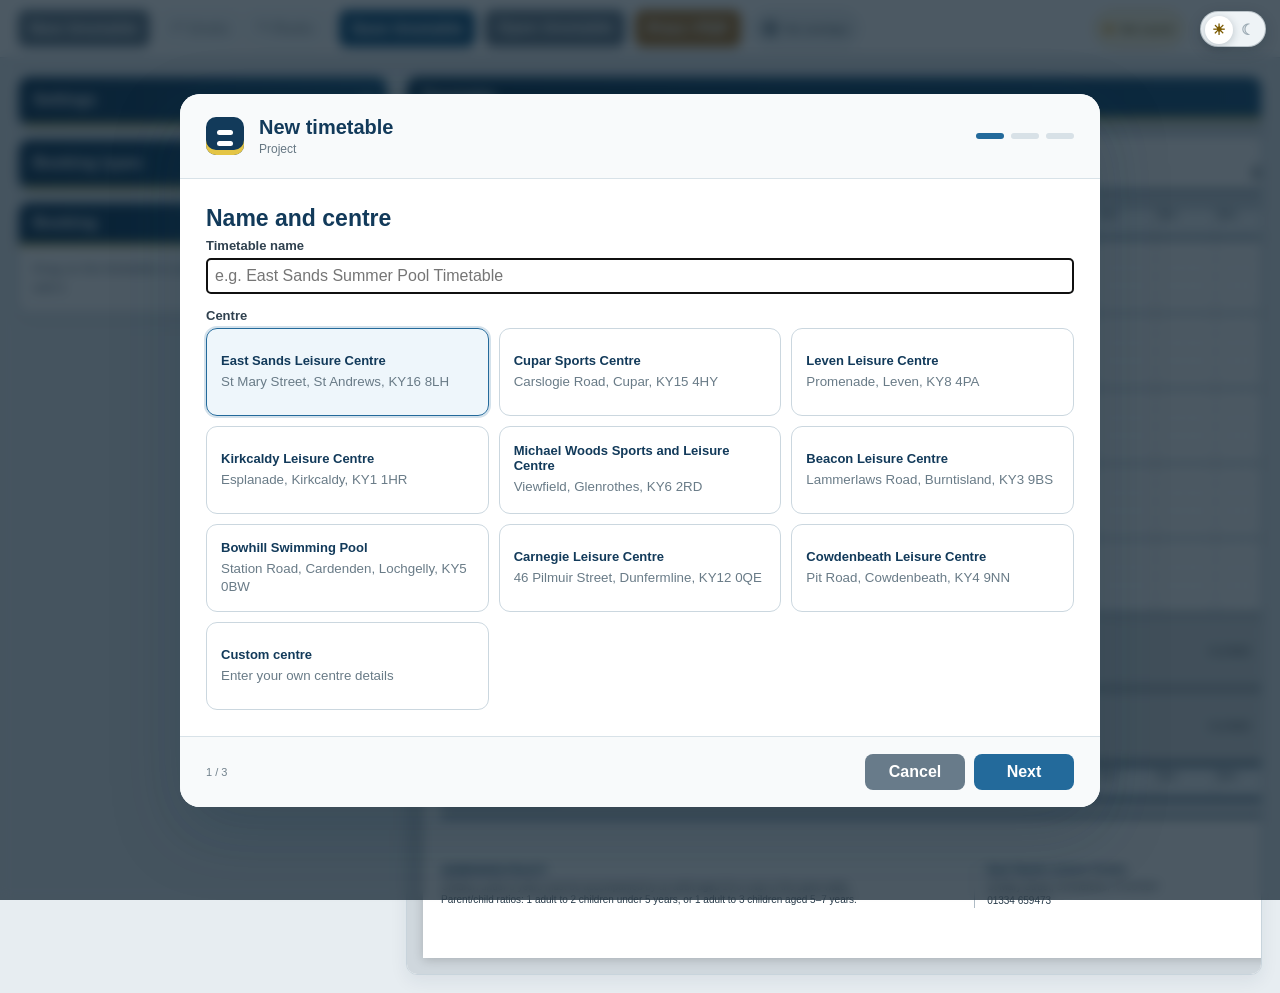
<file: index.html>
<!DOCTYPE html>
<html lang="en" data-app-version="2.2">
<head>
<meta charset="UTF-8" />
<meta name="viewport" content="width=device-width, initial-scale=1.0" />
<title>Timetable Creator</title>
<script>
try {
  const savedTheme = localStorage.getItem('timetableCreatorTheme');
  if (savedTheme === 'dark') document.documentElement.dataset.theme = 'dark';
} catch (_) {}
</script>
<link rel="stylesheet" href="css/app.css" />
<link rel="stylesheet" href="css/ui.css" />
<link rel="stylesheet" href="css/footer-editor.css" />
</head>
<body>
<button id="themeToggle" class="theme-toggle" type="button" role="switch" aria-checked="false" aria-label="Use dark mode" title="Use dark mode">
  <span class="theme-toggle-icon sun" aria-hidden="true">☀</span>
  <span class="theme-toggle-icon moon" aria-hidden="true">☾</span>
  <span class="theme-toggle-thumb" aria-hidden="true"></span>
</button>

<div class="toolbar">
  <button id="newBtn" class="secondary" type="button">New timetable</button>
  <div class="history-controls" aria-label="Edit history">
    <button id="undoBtn" class="tool-button" type="button" title="Undo (Ctrl+Z)" disabled><span aria-hidden="true">↶</span> Undo</button>
    <button id="redoBtn" class="tool-button" type="button" title="Redo (Ctrl+Y)" disabled><span aria-hidden="true">↷</span> Redo</button>
  </div>
  <button id="downloadBtn" class="save-button" type="button">Save timetable</button>
  <label class="file-label secondary">Open timetable<input id="uploadInput" type="file" accept="application/json,.json"></label>
  <button id="printBtn" class="warning" type="button">Print / PDF</button>
  <span class="overlap-state" id="overlapState" hidden></span>
  <span class="file-state dirty" id="fileState">
    <span class="file-state-dot" aria-hidden="true"></span><span id="fileStateText">Not saved</span>
  </span>
  <span class="status" id="status">Ready</span>
</div>

<div class="import-notice" id="importNotice"></div>

<main class="main">
  <aside class="editor-panel editor-stack">
    <details class="collapsible" id="settingsPanel">
      <summary>Settings</summary>
      <div class="collapsible-body">
        <div class="field"><label for="projectNameInput">Timetable name</label><input id="projectNameInput" placeholder="e.g. Summer Pool Programme"></div>
        <div class="field"><label for="centreInput">Centre</label><select id="centreInput"></select></div>
        <div class="field"><label for="titleInput">Timetable title</label><input id="titleInput" value="Main Pool Timetable"></div>
        <div class="field"><label for="subtitleInput">Subtitle</label><input id="subtitleInput" value="East Sands Leisure Centre"></div>

        <h3 class="settings-subheading">Footer</h3>
        <div class="field"><label for="venueNameInput">Venue name</label><input id="venueNameInput" value="East Sands Leisure Centre"></div>
        <div class="field"><label for="venueAddressInput">Venue address and telephone</label><input id="venueAddressInput" value="St Mary Street, St Andrews, KY16 8LH · 01334 659473"></div>
        <div class="field footer-field"><label for="admissionsPolicyInput">Admission policy</label><textarea id="admissionsPolicyInput">Children under 8 years must be accompanied by an adult aged 16 or over in the same water. Parent/child ratios: 1 adult to 2 children under 5 years, or 1 adult to 3 children aged 5–7 years.</textarea></div>
        <div class="footer-edit-actions"><button id="editFooterMarkdownBtn" type="button" class="secondary">Edit with Markdown</button></div>

        <div class="inline-fields">
          <div class="field"><label for="laneCountInput">Number of lanes</label><input id="laneCountInput" type="number" min="1" max="12" value="4"></div>
          <div class="field"><label for="intervalInput">Grid interval</label><select id="intervalInput"><option value="15">15 minutes</option><option value="30">30 minutes</option></select></div>
        </div>

        <div class="auto-range-card">
          <div><strong>Timetable range</strong></div>
          <span class="auto-range-value" id="autoRangeValue">07:00–22:00</span>
        </div>
        <input id="viewStartInput" type="hidden" value="07:00"><input id="viewEndInput" type="hidden" value="22:00">

        <h3 class="settings-subheading">Opening hours</h3>
        <div class="hours-grid" id="openingHoursGrid">
          <div class="hours-row" data-day-hours="0"><div class="hours-day">Monday</div><div class="field"><label for="open-0">Opens</label><input id="open-0" class="day-open" data-day="0" type="time" step="900" value="08:00"></div><div class="field"><label for="close-0">Closes</label><input id="close-0" class="day-close" data-day="0" type="time" step="900" value="22:00"></div></div>
          <div class="hours-row" data-day-hours="1"><div class="hours-day">Tuesday</div><div class="field"><label for="open-1">Opens</label><input id="open-1" class="day-open" data-day="1" type="time" step="900" value="07:00"></div><div class="field"><label for="close-1">Closes</label><input id="close-1" class="day-close" data-day="1" type="time" step="900" value="21:00"></div></div>
          <div class="hours-row" data-day-hours="2"><div class="hours-day">Wednesday</div><div class="field"><label for="open-2">Opens</label><input id="open-2" class="day-open" data-day="2" type="time" step="900" value="08:00"></div><div class="field"><label for="close-2">Closes</label><input id="close-2" class="day-close" data-day="2" type="time" step="900" value="21:00"></div></div>
          <div class="hours-row" data-day-hours="3"><div class="hours-day">Thursday</div><div class="field"><label for="open-3">Opens</label><input id="open-3" class="day-open" data-day="3" type="time" step="900" value="07:00"></div><div class="field"><label for="close-3">Closes</label><input id="close-3" class="day-close" data-day="3" type="time" step="900" value="22:00"></div></div>
          <div class="hours-row" data-day-hours="4"><div class="hours-day">Friday</div><div class="field"><label for="open-4">Opens</label><input id="open-4" class="day-open" data-day="4" type="time" step="900" value="08:30"></div><div class="field"><label for="close-4">Closes</label><input id="close-4" class="day-close" data-day="4" type="time" step="900" value="20:30"></div></div>
          <div class="hours-row" data-day-hours="5"><div class="hours-day">Saturday</div><div class="field"><label for="open-5">Opens</label><input id="open-5" class="day-open" data-day="5" type="time" step="900" value="08:00"></div><div class="field"><label for="close-5">Closes</label><input id="close-5" class="day-close" data-day="5" type="time" step="900" value="14:30"></div></div>
          <div class="hours-row" data-day-hours="6"><div class="hours-day">Sunday</div><div class="field"><label for="open-6">Opens</label><input id="open-6" class="day-open" data-day="6" type="time" step="900" value="08:00"></div><div class="field"><label for="close-6">Closes</label><input id="close-6" class="day-close" data-day="6" type="time" step="900" value="14:30"></div></div>
        </div>
        <div class="settings-warning" id="rangeWarning"></div>
      </div>
    </details>

    <details class="collapsible" id="sessionTypesPanel">
      <summary>Booking types</summary>
      <div class="collapsible-body">
        <div class="field"><label for="sessionTypeNameInput">Name</label><input id="sessionTypeNameInput" placeholder="e.g. Lane Swimming"></div>
        <div class="field"><label for="sessionTypeTitleInput">Default title</label><input id="sessionTypeTitleInput" placeholder="e.g. Lane Swimming"></div>
        <div class="field"><label for="sessionTypeColourInput">Colour</label><div class="color-field"><input id="sessionTypeColourInput" type="color" value="#b6defb"></div></div>
        <div class="form-actions">
          <button id="saveSessionTypeBtn" type="button">Add booking type</button>
          <button id="cancelSessionTypeBtn" type="button" class="secondary" style="display:none">Cancel edit</button>
        </div>
        <div id="sessionTypesList" class="session-types-list"></div>
      </div>
    </details>

    <details class="collapsible" open id="bookingPanel" hidden>
      <summary>Add booking</summary>
      <div class="collapsible-body">
        <div class="field"><label for="dayInput">Day</label><select id="dayInput"><option value="0">Monday</option><option value="1">Tuesday</option><option value="2">Wednesday</option><option value="3">Thursday</option><option value="4">Friday</option><option value="5">Saturday</option><option value="6">Sunday</option></select></div>
        <div class="inline-fields"><div class="field"><label for="startInput">Start</label><input id="startInput" type="time" step="900" value="08:00"></div><div class="field"><label for="endInput">End</label><input id="endInput" type="time" step="900" value="09:00"></div></div>
        <div class="field"><label for="sessionTypeInput">Booking type</label><select id="sessionTypeInput"></select></div>
        <div class="field"><label for="activityInput">Booking title</label><input id="activityInput"></div>
        <div class="field"><label for="bookingColourInput">Colour</label><div class="color-field"><input id="bookingColourInput" type="color" value="#b6defb"></div></div>
        <div class="field"><label for="coverageModeInput">Pool area</label><select id="coverageModeInput"><option value="lanes">Selected lanes</option><option value="all">Whole pool</option><option value="half-first">Top half</option><option value="half-second">Bottom half</option></select></div>
        <div class="field" id="lanePickerField"><label>Lanes used</label><div id="lanePicker" class="lane-picker"></div></div>
        <div class="form-actions" id="lanePickerActions"><button id="selectAllBtn" type="button" class="secondary">All lanes</button><button id="clearLanesBtn" type="button" class="secondary">Clear lanes</button></div>
        <div class="form-actions"><button id="saveBookingBtn" type="button">Add booking</button><button id="cancelEditBtn" type="button" class="secondary" style="display:none">Cancel edit</button></div>
        <div id="bookingsList" class="bookings-list"></div>
      </div>
    </details>

    <section class="selection-panel" id="selectionPanel">
      <div class="panel-title">Booking <span class="selection-badge" id="selectionBadge">None selected</span></div>
      <div class="panel-body" id="selectionBody"><div class="selection-empty">Drag on the timetable to add a booking, or select one to edit it.</div></div>
    </section>
  </aside>

  <section class="panel preview-panel">
    <div class="panel-title">Timetable</div>
    <div class="quick-type-bar floating-menu" id="quickTypeBar" hidden role="menu" aria-live="polite" aria-label="Choose a booking type">
      <div class="floating-menu-heading"><strong>Booking type</strong></div>
      <div class="quick-type-actions" id="quickTypeActions"></div>
    </div>
    <div class="preview-wrap"><div class="sheet" id="sheet"></div></div>
  </section>
</main>

<div id="setupWizard" class="wizard-overlay" role="dialog" aria-modal="true" aria-labelledby="wizardTitle">
  <div class="wizard-card">
    <div class="wizard-header">
      <span class="brand-mark" aria-hidden="true"></span>
      <div class="wizard-heading"><h2 id="wizardTitle">New timetable</h2><p id="wizardSubtitle">Project</p></div>
      <div class="wizard-progress" aria-label="Setup progress"><span class="wizard-dot active"></span><span class="wizard-dot"></span><span class="wizard-dot"></span></div>
    </div>
    <div class="wizard-body">
      <section class="wizard-step active" data-wizard-step="0">
        <h3>Name and centre</h3>
        <div class="wizard-fields">
          <div class="field full"><label for="wizardProjectName">Timetable name</label><input id="wizardProjectName" placeholder="e.g. East Sands Summer Pool Timetable"></div>
          <div class="field full"><label>Centre</label><div class="centre-grid" id="wizardCentreGrid"></div></div>
          <div id="customCentreFields" class="wizard-fields full" style="display:none">
            <div class="field"><label for="wizardCustomName">Centre name</label><input id="wizardCustomName"></div>
            <div class="field"><label for="wizardCustomPhone">Telephone</label><input id="wizardCustomPhone"></div>
            <div class="field full"><label for="wizardCustomAddress">Address</label><input id="wizardCustomAddress"></div>
          </div>
        </div>
      </section>
      <section class="wizard-step" data-wizard-step="1">
        <h3>Pool</h3>
        <div class="wizard-fields">
          <div class="field full"><label for="wizardPrintedTitle">Timetable title</label><input id="wizardPrintedTitle" value="Main Pool Timetable"></div>
          <div class="field"><label for="wizardLaneCount">Number of lanes</label><input id="wizardLaneCount" type="number" min="1" max="12" value="4"></div>
          <div class="field"><label for="wizardInterval">Grid interval</label><select id="wizardInterval"><option value="15">15 minutes</option><option value="30">30 minutes</option></select></div>
        </div>
      </section>
      <section class="wizard-step" data-wizard-step="2">
        <h3>Opening hours</h3>
        <div class="wizard-hours" id="wizardHours"></div>
      </section>
    </div>
    <div class="wizard-footer">
      <span class="wizard-footer-copy" id="wizardFooterCopy">1 / 3</span>
      <div class="wizard-footer-actions">
        <button id="wizardCancelBtn" class="secondary" type="button">Cancel</button>
        <button id="wizardBackBtn" class="secondary" type="button" style="display:none">Back</button>
        <button id="wizardNextBtn" type="button">Next</button>
      </div>
    </div>
  </div>
</div>

<div id="footerMarkdownOverlay" class="footer-markdown-overlay" role="dialog" aria-modal="true" aria-labelledby="footerMarkdownTitle" aria-hidden="true">
  <div class="footer-markdown-dialog">
    <div class="footer-markdown-header">
      <h2 id="footerMarkdownTitle">Edit footer with Markdown</h2>
      <button id="closeFooterMarkdownBtn" class="footer-markdown-close" type="button" aria-label="Close">×</button>
    </div>
    <div class="footer-markdown-body">
      <div class="footer-markdown-section">
        <label for="footerContactMarkdownInput">Contact details</label>
        <div class="markdown-toolbar">
          <button type="button" data-footer-md-action="bold" data-footer-md-target="footerContactMarkdownInput" title="Bold" aria-label="Bold"><strong>B</strong></button>
          <button type="button" data-footer-md-action="italic" data-footer-md-target="footerContactMarkdownInput" title="Italic" aria-label="Italic"><em>I</em></button>
          <button type="button" data-footer-md-action="list" data-footer-md-target="footerContactMarkdownInput" title="Bulleted list" aria-label="Bulleted list">• List</button>
        </div>
        <textarea id="footerContactMarkdownInput" spellcheck="true"></textarea>
      </div>
      <div class="footer-markdown-section">
        <label for="footerPolicyMarkdownInput">Admission policy</label>
        <div class="markdown-toolbar">
          <button type="button" data-footer-md-action="bold" data-footer-md-target="footerPolicyMarkdownInput" title="Bold" aria-label="Bold"><strong>B</strong></button>
          <button type="button" data-footer-md-action="italic" data-footer-md-target="footerPolicyMarkdownInput" title="Italic" aria-label="Italic"><em>I</em></button>
          <button type="button" data-footer-md-action="list" data-footer-md-target="footerPolicyMarkdownInput" title="Bulleted list" aria-label="Bulleted list">• List</button>
        </div>
        <textarea id="footerPolicyMarkdownInput" spellcheck="true"></textarea>
      </div>
    </div>
    <div class="footer-markdown-footer">
      <button id="cancelFooterMarkdownBtn" type="button" class="secondary">Cancel</button>
      <button id="applyFooterMarkdownBtn" type="button">Apply changes</button>
    </div>
  </div>
</div>

<div id="bookingContextMenu" class="booking-context-menu floating-menu" hidden role="menu" aria-label="Booking actions"></div>

<div id="deleteConfirmOverlay" class="confirm-overlay" role="dialog" aria-modal="true" aria-labelledby="deleteConfirmTitle" aria-describedby="deleteConfirmText">
  <div class="confirm-dialog">
    <h3 id="deleteConfirmTitle">Delete booking?</h3>
    <p id="deleteConfirmText">This booking will be permanently removed from the timetable.</p>
    <div class="confirm-actions"><button id="cancelDeleteBtn" type="button" class="secondary">Cancel</button><button id="confirmDeleteBtn" type="button" class="danger">Delete booking</button></div>
  </div>
</div>

<noscript><div class="help">Timetable Creator requires JavaScript.</div></noscript>

<script src="js/core.js"></script>
<script src="js/defaults.js"></script>
<script src="js/project.js"></script>
<script src="js/editor.js"></script>
<script src="js/professional.js"></script>
<script src="js/exact-half-coverage.js"></script>
<script src="js/theme.js"></script>
<script src="js/ui.js"></script>
<script src="js/footer-editor.js"></script>
<script src="js/boot.js"></script>
</body>
</html>
</file>
<file: css/app.css>
:root {
  --navy:#163a5f;
  --blue:#2e6f9e;
  --light-blue:#dcebf5;
  --yellow:#e5c547;
  --paper:#ffffff;
  --ink:#17212b;
  --muted:#667583;
  --line:#b9c4ce;
  --panel:#f3f6f8;
  --danger:#a63b3b;
}
*{box-sizing:border-box}
body{margin:0;font-family:Arial,Helvetica,sans-serif;background:#e9eef2;color:var(--ink)}
button,input,select{font:inherit}
.toolbar{display:flex;flex-wrap:wrap;gap:10px;padding:14px 20px;background:white;border-bottom:1px solid #ccd5dc;position:sticky;top:0;z-index:10}
button,.file-label{border:0;border-radius:4px;background:var(--blue);color:white;padding:9px 13px;cursor:pointer;font-weight:700}
button.secondary,.file-label.secondary{background:#687b8a}
button.warning{background:#af7730}
button.danger{background:var(--danger)}
button:disabled{opacity:.55;cursor:not-allowed}
.file-label input{display:none}
.main{display:grid;grid-template-columns:350px minmax(0,1fr);gap:18px;padding:18px;align-items:start}
.panel{background:white;border:1px solid #cbd4db;border-radius:6px;box-shadow:0 2px 8px rgba(25,45,65,.08);overflow:hidden}
.panel-title{background:var(--navy);color:white;padding:11px 14px;font-size:16px;font-weight:700;border-bottom:4px solid var(--yellow)}
.panel-body{padding:14px}
.editor-stack{display:grid;gap:12px}
.collapsible{background:white;border:1px solid #cbd4db;border-radius:6px;box-shadow:0 2px 8px rgba(25,45,65,.08);overflow:hidden}
.collapsible summary{list-style:none;background:var(--navy);color:white;padding:12px 14px;font-size:16px;font-weight:700;border-bottom:4px solid var(--yellow);cursor:pointer;display:flex;align-items:center;justify-content:space-between;user-select:none}
.collapsible summary::-webkit-details-marker{display:none}
.collapsible summary::after{content:'+';font-size:22px;line-height:1;font-weight:400}
.collapsible[open] summary::after{content:'−'}
.collapsible[open] summary{border-bottom-color:var(--yellow)}
.collapsible-body{padding:14px}
.field{margin-bottom:12px}
.field label{display:block;font-size:13px;font-weight:700;margin-bottom:5px;color:#30414f}
.field input,.field select{width:100%;padding:8px;border:1px solid #aebbc5;border-radius:4px;background:white}
.inline-fields{display:grid;grid-template-columns:1fr 1fr;gap:10px}
.settings-subheading{margin:16px 0 9px;padding-bottom:5px;border-bottom:1px solid #ccd5dc;color:var(--navy);font-size:13px;text-transform:uppercase;letter-spacing:.35px}
.hours-grid{display:grid;gap:7px}
.hours-row{display:grid;grid-template-columns:88px 1fr 1fr;gap:8px;align-items:end;padding:7px;background:#f4f7f9;border:1px solid #d4dde3;border-radius:4px}
.hours-day{font-size:12px;font-weight:800;color:#30414f;align-self:center}
.hours-row .field{margin:0}
.hours-row .field label{font-size:10px;margin-bottom:3px;color:#667583}
.settings-warning{font-size:12px;line-height:1.4;color:#704d00;background:#fff4cf;border-left:4px solid var(--yellow);padding:8px;margin-top:9px;display:none}
.color-field{display:grid;grid-template-columns:54px 1fr;gap:9px;align-items:center}
.color-field input[type=color]{width:54px;height:40px;padding:3px;cursor:pointer}
.session-types-list{display:grid;gap:8px;margin-top:12px}
.session-type-row{display:grid;grid-template-columns:22px minmax(0,1fr) auto;gap:8px;align-items:center;border:1px solid #ccd6dd;background:#f7f9fa;border-radius:5px;padding:8px}
.session-type-swatch{width:22px;height:22px;border-radius:4px;border:1px solid rgba(0,0,0,.28)}
.session-type-copy strong{display:block;font-size:13px}
.session-type-copy small{display:block;color:var(--muted);margin-top:2px}
.session-type-actions{display:flex;gap:5px}.session-type-actions button{padding:5px 7px;font-size:11px}
.lane-picker{display:grid;grid-template-columns:repeat(3,1fr);gap:7px;margin-top:6px}
.pool-area-note{font-size:12px;color:var(--muted);margin-top:6px;line-height:1.4}
.bottom-time-header{border-top:2px solid var(--navy)}
.lane-check{display:flex;align-items:center;gap:6px;background:#eef3f6;padding:7px;border:1px solid #c9d3da;border-radius:4px;font-size:13px}
.lane-check input{width:auto}
.form-actions{display:flex;gap:8px;flex-wrap:wrap;margin-top:14px}
.help{font-size:12px;line-height:1.4;color:var(--muted);background:#f2f5f7;border-left:4px solid var(--yellow);padding:9px;margin-top:12px}
.bookings-list{max-height:310px;overflow:auto;border-top:1px solid #d5dde3;margin-top:14px;padding-top:10px}
.booking-row{border:1px solid #cdd6dc;border-left:5px solid var(--blue);border-radius:4px;padding:8px;margin-bottom:8px;background:#fbfcfd}
.booking-row strong{display:block;font-size:13px}
.booking-row small{color:#5f6d78}
.booking-row-actions{margin-top:7px;display:flex;gap:6px}
.booking-row-actions button{padding:5px 8px;font-size:12px}
.preview-panel{min-width:0}
.preview-wrap{overflow:auto;background:#cfd7dd;padding:16px}
.sheet{background:var(--paper);min-width:1050px;padding:18px 18px 14px;box-shadow:0 2px 10px rgba(0,0,0,.18)}
.sheet-heading{display:flex;justify-content:space-between;align-items:flex-end;margin-bottom:9px;border-bottom:3px solid var(--navy);padding-bottom:8px}
.sheet-heading h2{margin:0;color:var(--navy);font-size:25px;text-transform:uppercase;letter-spacing:.4px}
.sheet-heading .subtitle{font-weight:700;color:#4f5f6b;text-align:right}
.legend{display:flex;gap:8px;flex-wrap:wrap;margin:8px 0 11px}
.legend-item{display:flex;align-items:center;gap:5px;font-size:11px;font-weight:700}
.legend-swatch{width:17px;height:12px;border:1px solid rgba(0,0,0,.25)}
.timetable{position:relative;border:2px solid var(--navy);background:white}
.time-header,.day-row{display:grid;grid-template-columns:var(--day-column-width,92px) minmax(0,1fr)}
.corner,.day-label{border-right:2px solid var(--navy)}
.corner{background:var(--navy);color:white;padding:8px 6px;font-size:12px;font-weight:700}
.time-track{position:relative;height:34px;background:#edf3f7;border-bottom:2px solid var(--navy);overflow:hidden}
.time-label{position:absolute;top:0;z-index:3;height:100%;font-size:10px;padding:4px 3px 0;color:#324553;white-space:nowrap;pointer-events:none}
.time-label.start{left:0;text-align:left}
.time-label.end{left:auto;right:0;text-align:right}
.slot-line{position:absolute;top:0;bottom:0;width:0;border-left:1px dashed rgba(96,116,132,.25);pointer-events:none;z-index:0}
.slot-line.major{border-left-style:solid;border-left-color:rgba(61,84,102,.42)}
.time-track .slot-line{border-left-style:solid;border-left-color:rgba(87,108,124,.34);z-index:1}
.day-row{min-height:74px;border-bottom:1px solid var(--navy)}
.day-row:last-child{border-bottom:0}
.day-label{background:#e9f0f5;padding:8px 7px;display:flex;flex-direction:column;justify-content:center;font-weight:800;color:var(--navy);font-size:13px}
.day-label small{font-size:9px;color:#566775;margin-top:4px;font-weight:700}
.day-track{position:relative;min-height:74px;background:white;overflow:hidden}
.day-track.closed{background:#d9dde0}
.closed-message{position:absolute;inset:0;display:flex;align-items:center;justify-content:center;font-weight:800;color:#5d6870;letter-spacing:1px;text-transform:uppercase}
.booking-block{position:absolute;border:1px solid rgba(0,0,0,.35);display:flex;align-items:center;justify-content:center;text-align:center;font-weight:800;font-size:10px;line-height:1.1;padding:2px;min-width:2px;cursor:grab;user-select:none;touch-action:none;z-index:2}
.booking-block:active{cursor:grabbing}
.booking-block.selected{outline:3px solid var(--navy);outline-offset:1px;z-index:8;overflow:visible}
.booking-content{position:relative;z-index:3;pointer-events:none;overflow:hidden;width:100%}.booking-block.selected .booking-content{padding-right:26px}
.booking-grid-line{position:absolute;top:0;bottom:0;width:0;border-left:1px dashed rgba(20,49,72,.18);pointer-events:none;z-index:2}
.booking-grid-line.major{border-left-style:solid;border-left-color:rgba(20,49,72,.3)}
.drag-handle{position:absolute;z-index:10;background:var(--navy);border:2px solid white;box-shadow:0 1px 3px rgba(0,0,0,.35)}
.drag-handle.left,.drag-handle.right{top:50%;width:11px;height:28px;transform:translateY(-50%);cursor:ew-resize;border-radius:5px}
.drag-handle.left{left:-6px}.drag-handle.right{right:-6px}
.drag-handle.top,.drag-handle.bottom{left:50%;width:30px;height:9px;transform:translateX(-50%);cursor:ns-resize;border-radius:5px}
.drag-handle.top{top:-5px}.drag-handle.bottom{bottom:-5px}
.nudge-arrow{position:absolute;top:50%;transform:translateY(-50%);width:25px;height:25px;padding:0;border-radius:50%;background:white;color:var(--navy);border:2px solid var(--navy);display:flex;align-items:center;justify-content:center;font-size:16px;line-height:1;z-index:12}
.nudge-arrow.prev{left:-34px}.nudge-arrow.next{right:-34px}
.booking-delete-btn{position:absolute;top:3px;right:3px;width:24px;height:24px;padding:0;border-radius:50%;background:#fff;color:#a11f2b;border:2px solid #a11f2b;display:flex;align-items:center;justify-content:center;z-index:14;box-shadow:0 2px 6px rgba(0,0,0,.28)}
.booking-delete-btn:hover{background:#a11f2b;color:#fff}
.booking-delete-btn svg{width:13px;height:13px;pointer-events:none}
.confirm-overlay{position:fixed;inset:0;background:rgba(18,32,45,.58);display:none;align-items:center;justify-content:center;padding:18px;z-index:1000}
.confirm-overlay.open{display:flex}
.confirm-dialog{width:min(420px,100%);background:#fff;border-radius:10px;border:1px solid #c8d2d9;box-shadow:0 18px 50px rgba(0,0,0,.28);padding:20px}
.confirm-dialog h3{margin:0 0 8px;color:var(--navy);font-size:19px}
.confirm-dialog p{margin:0;color:#4e5f6b;line-height:1.45}
.confirm-actions{display:flex;justify-content:flex-end;gap:9px;margin-top:18px}
.confirm-actions button{min-width:96px}
.day-track.dragging{outline:2px solid var(--yellow);outline-offset:-2px}
.selection-panel{background:white;border:1px solid #cbd4db;border-radius:6px;box-shadow:0 2px 8px rgba(25,45,65,.08);overflow:hidden}
.selection-panel .panel-title{display:flex;justify-content:space-between;align-items:center}
.selection-badge{font-size:11px;background:var(--yellow);color:#23313b;padding:3px 7px;border-radius:10px}
.selection-empty{color:var(--muted);font-size:13px;line-height:1.45}
.adjust-grid{display:grid;grid-template-columns:1fr 1fr;gap:9px}
.adjust-row{display:grid;grid-template-columns:38px 1fr 38px;gap:6px;align-items:center}
.adjust-row button{padding:7px 4px}
.adjust-value{text-align:center;border:1px solid #b7c3cc;background:#f5f7f8;border-radius:4px;padding:7px;font-weight:700;font-size:13px}
.interaction-help{font-size:12px;color:var(--muted);line-height:1.45;margin-top:10px}
.print-footer{margin-top:12px;border-top:3px solid var(--navy);padding-top:9px;display:grid;grid-template-columns:minmax(0,1.5fr) minmax(220px,.8fr) auto;gap:14px;align-items:center;color:#263948}
.policy-block{font-size:10px;line-height:1.35}
.policy-block strong{display:block;color:var(--navy);font-size:11px;text-transform:uppercase;margin-bottom:2px}
.address-block{font-size:10px;line-height:1.4;border-left:1px solid #aebbc5;padding-left:12px}
.address-block strong{display:block;color:var(--navy);font-size:11px;margin-bottom:2px}
.fslt-logo{display:flex;align-items:center;min-width:175px;justify-content:flex-end}
.fslt-logo img{display:block;max-width:190px;width:190px;height:auto;object-fit:contain}
.footer-field textarea{width:100%;min-height:72px;padding:8px;border:1px solid #aebbc5;border-radius:4px;background:white;font:inherit;resize:vertical}
.booking-block .lanes{display:block;font-size:8px;font-weight:700;margin-top:2px;opacity:.82}
.empty-note{padding:30px;text-align:center;color:#71808c}
.status{font-size:12px;color:#536571;margin-left:auto;align-self:center}

/* Application shell */
:root{--navy:#123a5a;--blue:#236a9b;--blue-strong:#15547f;--yellow:#e4c545;--surface:#ffffff;--surface-soft:#f5f8fa;--app-bg:#e7edf1;--shadow-lg:0 24px 70px rgba(15,40,61,.22)}
body{background:var(--app-bg)}
.brand-mark{width:48px;height:48px;border-radius:14px;background:var(--navy);position:relative;box-shadow:inset 0 -5px 0 var(--yellow)}
.brand-mark::before,.brand-mark::after{content:'';position:absolute;left:11px;right:11px;height:5px;border-radius:5px;background:white}.brand-mark::before{top:13px}.brand-mark::after{top:24px}
.toolbar{top:0;padding:10px 18px;box-shadow:0 3px 12px rgba(25,45,65,.07)}
.toolbar button,.toolbar .file-label{border-radius:8px;padding:9px 12px}.toolbar .save-button{background:var(--blue-strong)}
.main{grid-template-columns:370px minmax(0,1fr);max-width:1700px;margin:0 auto;width:100%}
.panel,.collapsible,.selection-panel{border-radius:11px;border-color:#c8d4dc;box-shadow:0 6px 18px rgba(25,45,65,.07)}
.panel-title,.collapsible summary{background:linear-gradient(90deg,var(--navy),#1d567e);border-bottom-width:3px}
.auto-range-card{display:flex;justify-content:space-between;align-items:center;gap:12px;margin:14px 0;padding:11px 12px;border:1px solid #c8dae5;border-radius:8px;background:#eef6fa}.auto-range-card strong{display:block;color:var(--navy);font-size:12px}.auto-range-card span{font-size:12px;color:#567080}.auto-range-value{font-size:13px!important;font-weight:900!important;color:var(--blue)!important;white-space:nowrap}
.settings-warning{display:none!important}
.wizard-overlay{position:fixed;inset:0;z-index:1900;display:none;align-items:center;justify-content:center;padding:24px;background:rgba(8,26,39,.72);backdrop-filter:blur(6px)}
.wizard-overlay.open{display:flex}.wizard-card{width:min(920px,100%);max-height:calc(100vh - 48px);display:flex;flex-direction:column;background:white;border-radius:20px;box-shadow:var(--shadow-lg);overflow:hidden}
.wizard-header{display:flex;align-items:center;gap:15px;padding:22px 26px;border-bottom:1px solid #d8e2e8;background:#f8fafb}.wizard-header .brand-mark{width:38px;height:38px;border-radius:10px}.wizard-heading{min-width:0}.wizard-heading h2{margin:0;color:var(--navy);font-size:20px}.wizard-heading p{margin:3px 0 0;color:#667783;font-size:12px}.wizard-progress{margin-left:auto;display:flex;gap:7px}.wizard-dot{width:28px;height:6px;border-radius:8px;background:#d8e1e7}.wizard-dot.active{background:var(--blue)}.wizard-dot.complete{background:var(--yellow)}
.wizard-body{padding:26px;overflow:auto}.wizard-step{display:none}.wizard-step.active{display:block}.wizard-step h3{margin:0 0 6px;color:var(--navy);font-size:23px}
.wizard-fields{display:grid;grid-template-columns:1fr 1fr;gap:14px}.wizard-fields .field{margin:0}.wizard-fields .full{grid-column:1/-1}
.centre-grid{display:grid;grid-template-columns:repeat(3,minmax(0,1fr));gap:10px}.centre-option{border:1px solid #cbd7df;background:white;color:var(--ink);border-radius:11px;padding:14px;text-align:left;min-height:88px}.centre-option:hover{border-color:#77a8c7}.centre-option.selected{border-color:var(--blue);outline:2px solid rgba(35,106,155,.2);background:#eef6fb}.centre-option strong{display:block;font-size:13px;color:var(--navy)}.centre-option small{display:block;margin-top:5px;color:#697b87;font-weight:400;line-height:1.35}
.wizard-hours{display:grid;grid-template-columns:1fr 1fr;gap:9px}.wizard-hours-row{display:grid;grid-template-columns:100px 1fr 1fr;gap:8px;align-items:end;padding:9px;border:1px solid #d5dfe5;border-radius:9px;background:#f7f9fa}.wizard-hours-row strong{align-self:center;font-size:12px;color:#30414f}.wizard-hours-row label{font-size:10px;font-weight:800;color:#677985}.wizard-hours-row input{width:100%;padding:7px;border:1px solid #b5c3cc;border-radius:5px;background:white}
.wizard-footer{display:flex;align-items:center;justify-content:space-between;gap:10px;padding:17px 26px;border-top:1px solid #d8e2e8;background:#f8fafb}.wizard-footer-copy{font-size:11px;color:#71818c}.wizard-footer-actions{display:flex;gap:9px;margin-left:auto}.wizard-footer button{border-radius:8px;min-width:100px}
.import-notice{display:none;margin:0 18px 14px;padding:10px 13px;border:1px solid #ead27a;border-left:5px solid var(--yellow);border-radius:7px;background:#fff8df;color:#65531d;font-size:12px;line-height:1.4}.import-notice.show{display:block}

/* Workspace interactions */
#bookingPanel{display:none!important}
#status{display:none!important}
.day-track.booking-create-zone{cursor:crosshair}
.booking-draft{position:absolute;z-index:25;border:2px dashed var(--navy);background:rgba(46,111,158,.25);color:var(--navy);display:flex;align-items:center;justify-content:center;text-align:center;font-size:10px;font-weight:900;line-height:1.15;padding:3px;pointer-events:none;box-shadow:inset 0 0 0 1px rgba(255,255,255,.7)}
.booking-copy-preview{position:absolute;z-index:30;border:2px dashed var(--navy);display:flex;align-items:center;justify-content:center;text-align:center;font-size:10px;font-weight:900;line-height:1.15;padding:3px;pointer-events:none;opacity:.78;box-shadow:0 3px 10px rgba(22,58,95,.22),inset 0 0 0 1px rgba(255,255,255,.72)}
.booking-copy-preview.invalid{background:rgba(166,59,59,.18)!important;border-color:var(--danger);color:var(--danger)!important}
body.copy-booking-mode .day-track{cursor:copy!important}
body.copy-booking-mode::after{content:'Click to place the copied booking · Esc to cancel';position:fixed;left:50%;bottom:18px;transform:translateX(-50%);z-index:1200;padding:10px 14px;border-radius:999px;background:#163a5f;color:#fff;box-shadow:0 7px 24px rgba(14,37,58,.28);font-size:12px;font-weight:800;white-space:nowrap;pointer-events:none}
.quick-type-bar{display:flex;align-items:center;gap:14px;padding:11px 13px;border-bottom:1px solid #d5e0e6;background:linear-gradient(90deg,#fff9e5,#f3f8fb);box-shadow:inset 0 -1px 0 rgba(22,58,95,.05)}
.quick-type-bar[hidden]{display:none!important}.quick-type-actions{display:flex;align-items:center;gap:7px;flex:1;flex-wrap:wrap;padding:2px 1px}
.quick-type-button{flex:none;display:inline-flex;align-items:center;gap:7px;min-height:34px;border:1px solid #bdcbd4;border-radius:999px;padding:7px 11px;background:#fff;color:#294455;box-shadow:0 2px 5px rgba(28,61,84,.06);font-size:11px;white-space:nowrap}
.quick-type-button:hover{border-color:var(--blue);background:#eef6fb;color:var(--navy)}.quick-type-swatch{width:12px;height:12px;border-radius:50%;border:1px solid rgba(0,0,0,.22);flex:none}.quick-type-button.custom{border-style:dashed}.quick-type-button.undo{color:var(--danger);border-color:#d9aaaa;background:#fffafa}.quick-type-button.undo:hover{background:#fbeaea;border-color:var(--danger)}

/* Professional editor interactions */
.history-controls{display:flex;gap:5px;padding-right:4px;border-right:1px solid #d8e1e7}
.toolbar .tool-button{background:#edf3f6;color:#294455;border:1px solid #c6d3dc;padding:8px 10px;box-shadow:none}.toolbar .tool-button:hover:not(:disabled){background:#dfeaf0;color:var(--navy)}.toolbar .tool-button:disabled{opacity:.42}
.file-state,.overlap-state{display:inline-flex;align-items:center;gap:7px;min-height:31px;border-radius:999px;padding:6px 10px;font-size:11px;font-weight:800;white-space:nowrap}.file-state{margin-left:auto;border:1px solid #d5b56d;background:#fff7df;color:#735414}.file-state.saved{border-color:#9bc6aa;background:#edf8f1;color:#28613c}.file-state-dot{width:8px;height:8px;border-radius:50%;background:#d69420;box-shadow:0 0 0 3px rgba(214,148,32,.13)}.file-state.saved .file-state-dot{background:#3b9361;box-shadow:0 0 0 3px rgba(59,147,97,.13)}
.overlap-state{border:1px solid #c7d0d6;background:#eef2f4;color:#5c6b75}.overlap-state::before{content:'✓';display:grid;place-items:center;width:17px;height:17px;border-radius:50%;background:#8998a2;color:white;font-size:11px}.overlap-state.has-overlaps{border-color:#e0ae79;background:#fff1e3;color:#8a4919}.overlap-state.has-overlaps::before{content:'!';background:#d97829}
.floating-menu{position:fixed!important;z-index:1600;width:min(310px,calc(100vw - 24px));max-height:min(520px,calc(100vh - 24px));overflow:auto;border:1px solid #b9c8d2;border-radius:12px;background:#fff;box-shadow:0 18px 48px rgba(13,37,55,.25);padding:8px}
.quick-type-bar{display:block;left:12px;top:12px;background:#fff;border-bottom:0;transform-origin:top left;animation:menu-pop .12s ease-out}.quick-type-bar[hidden],.booking-context-menu[hidden]{display:none!important}@keyframes menu-pop{from{opacity:0;transform:scale(.96)}to{opacity:1;transform:scale(1)}}
.floating-menu-heading{padding:7px 8px 9px;border-bottom:1px solid #e0e7eb;margin-bottom:5px}.floating-menu-heading strong{display:block;color:var(--navy);font-size:13px}.floating-menu-heading span{display:block;color:#6b7d88;font-size:10px;line-height:1.35;margin-top:2px}
.quick-type-actions{display:grid;grid-template-columns:1fr;gap:3px;padding:0}.quick-type-button,.context-menu-item{width:100%;min-height:36px;justify-content:flex-start;border:0;border-radius:7px;padding:8px 9px;background:white;color:#294455;box-shadow:none;font-size:12px;text-align:left}.quick-type-button:hover,.context-menu-item:hover{background:#eaf3f8;color:var(--navy)}.quick-type-button.custom{border:0}.quick-type-button.undo{border:0;background:white;color:var(--danger)}.quick-type-button.undo:hover{background:#fbeaea}
.booking-context-menu{left:12px;top:12px}.context-menu-title{padding:7px 8px 8px;color:#667985;font-size:10px;font-weight:800;text-transform:uppercase;letter-spacing:.5px;white-space:nowrap;overflow:hidden;text-overflow:ellipsis}.context-menu-divider{height:1px;background:#e1e7eb;margin:5px 3px}.context-menu-item{display:flex;align-items:center;gap:9px}.context-menu-item.danger{color:var(--danger)}.context-menu-item .menu-icon{width:18px;text-align:center;font-size:14px;flex:none}.context-menu-type{display:flex;align-items:center;gap:8px}.context-menu-swatch{width:11px;height:11px;border-radius:50%;border:1px solid rgba(0,0,0,.22);flex:none}
.booking-block.multi-selected{outline:3px solid var(--yellow);outline-offset:1px;z-index:7}.booking-block.selected.multi-selected{outline-color:var(--navy);z-index:9}.booking-block.booking-conflict{box-shadow:inset 0 0 0 2px #e37a25,0 0 0 1px rgba(255,255,255,.7)}.booking-block.booking-conflict::after{content:'!';position:absolute;left:3px;top:3px;z-index:13;width:16px;height:16px;display:grid;place-items:center;border-radius:50%;background:#d96f1f;color:#fff;border:1px solid rgba(255,255,255,.85);font-size:10px;line-height:1;box-shadow:0 1px 3px rgba(0,0,0,.25);pointer-events:none}.booking-block.selected.booking-conflict .booking-content{padding-left:19px}
.overlap-warning{margin:0 0 11px;padding:9px 10px;border:1px solid #edbd8c;border-left:4px solid #df7725;border-radius:6px;background:#fff3e8;color:#78441e;font-size:11px;line-height:1.4}.overlap-warning strong{display:block;margin-bottom:2px;color:#8b4316}.multi-selection-summary{margin-bottom:12px;padding:10px;border-radius:7px;background:#fff8dc;border:1px solid #e8d080;color:#5f531f;font-size:12px;line-height:1.4}.bulk-check{display:flex;align-items:center;gap:7px;font-size:12px;color:#4f606c;margin:8px 0}.bulk-check input{width:auto}.selection-panel .multi-help{margin-top:10px;font-size:11px;line-height:1.45;color:#6a7a85}body.context-menu-open .day-track{cursor:default}

/* Appearance switch */
.theme-toggle{position:fixed;top:11px;right:14px;z-index:2200;width:66px;height:36px;padding:3px;border:1px solid rgba(25,49,66,.24);border-radius:999px;background:#eef3f6;color:#365064;box-shadow:0 4px 14px rgba(11,31,46,.18);display:grid;grid-template-columns:1fr 1fr;align-items:center;cursor:pointer;transition:background .2s ease,border-color .2s ease,box-shadow .2s ease}
.theme-toggle:hover{box-shadow:0 7px 18px rgba(11,31,46,.24)}.theme-toggle:focus-visible{outline:3px solid rgba(228,197,69,.7);outline-offset:2px}.theme-toggle-icon{position:relative;z-index:2;display:grid;place-items:center;font-size:15px;line-height:1;pointer-events:none;transition:color .2s ease,opacity .2s ease}.theme-toggle-icon.sun{color:#7b5a00}.theme-toggle-icon.moon{color:#667b89;opacity:.58}.theme-toggle-thumb{position:absolute;left:4px;top:4px;width:28px;height:28px;border-radius:50%;background:#fff;box-shadow:0 2px 8px rgba(20,42,58,.24);transition:transform .22s ease,background .22s ease}
html[data-theme="dark"] .theme-toggle{background:#1b2a35;border-color:#435967;color:#dce8ef}html[data-theme="dark"] .theme-toggle-thumb{transform:translateX(30px);background:#334958}html[data-theme="dark"] .theme-toggle-icon.sun{color:#93a5b1;opacity:.55}html[data-theme="dark"] .theme-toggle-icon.moon{color:#f3d76f;opacity:1}.toolbar{padding-right:96px}
html[data-theme="dark"]{color-scheme:dark}html[data-theme="dark"] body{background:#0d141a;color:#e5edf3}html[data-theme="dark"] .toolbar{background:#121b22;border-bottom-color:#334550;box-shadow:0 3px 16px rgba(0,0,0,.32)}html[data-theme="dark"] .toolbar .tool-button{background:#1c2932;color:#dce7ee;border-color:#405460}html[data-theme="dark"] .toolbar .tool-button:hover:not(:disabled){background:#273843;color:#fff}html[data-theme="dark"] .toolbar .file-label.secondary,html[data-theme="dark"] button.secondary{background:#425562;color:#fff}html[data-theme="dark"] .panel,html[data-theme="dark"] .collapsible,html[data-theme="dark"] .selection-panel{background:#151f27;border-color:#354852;box-shadow:0 8px 24px rgba(0,0,0,.25)}html[data-theme="dark"] .panel-body,html[data-theme="dark"] .collapsible-body{background:#151f27}html[data-theme="dark"] .field label,html[data-theme="dark"] .hours-day,html[data-theme="dark"] .wizard-hours-row strong{color:#d8e3ea}html[data-theme="dark"] .field input,html[data-theme="dark"] .field select,html[data-theme="dark"] .footer-field textarea,html[data-theme="dark"] .wizard-hours-row input{background:#0d161d;color:#eef5f8;border-color:#40535e}html[data-theme="dark"] .field input::placeholder,html[data-theme="dark"] textarea::placeholder{color:#748997}html[data-theme="dark"] .settings-subheading{color:#9cc7e4;border-bottom-color:#374b57}html[data-theme="dark"] .help{background:#1c2932;color:#a9bac5;border-left-color:var(--yellow)}html[data-theme="dark"] .hours-row,html[data-theme="dark"] .session-type-row,html[data-theme="dark"] .booking-row,html[data-theme="dark"] .lane-check{background:#1a252e;border-color:#3a4e59;color:#dfe8ed}html[data-theme="dark"] .session-type-copy small,html[data-theme="dark"] .booking-row small,html[data-theme="dark"] .pool-area-note,html[data-theme="dark"] .selection-empty,html[data-theme="dark"] .interaction-help{color:#9eb0bb}html[data-theme="dark"] .auto-range-card{background:#172833;border-color:#385260}html[data-theme="dark"] .auto-range-card strong{color:#b8dcf2}html[data-theme="dark"] .auto-range-card span{color:#a6bac6}html[data-theme="dark"] .auto-range-value{color:#7fc3ed!important}html[data-theme="dark"] .preview-wrap{background:#080d11}html[data-theme="dark"] .sheet{background:#fff;color:#17212b;box-shadow:0 4px 22px rgba(0,0,0,.5)}html[data-theme="dark"] .file-state{background:#1b2831;border-color:#41545f;color:#cbd9e1}html[data-theme="dark"] .file-state.dirty{background:#33291b;border-color:#6e5a37;color:#f0d79c}html[data-theme="dark"] .file-state.saved{background:#173025;border-color:#365f4a;color:#b9dfca}html[data-theme="dark"] .overlap-state{background:#202b32;border-color:#455660;color:#bdc9cf}html[data-theme="dark"] .overlap-state::before{background:#6f7f89}html[data-theme="dark"] .overlap-state.has-overlaps{background:#3a2519;border-color:#86512e;color:#f0c49d}html[data-theme="dark"] .overlap-state.has-overlaps::before{background:#d97829}html[data-theme="dark"] .floating-menu,html[data-theme="dark"] .booking-context-menu{background:#15212a;border-color:#3b505c;box-shadow:0 16px 38px rgba(0,0,0,.5)}html[data-theme="dark"] .quick-type-button,html[data-theme="dark"] .context-menu-item{background:#15212a;color:#dce7ed}html[data-theme="dark"] .quick-type-button:hover,html[data-theme="dark"] .context-menu-item:hover{background:#243640;color:#fff}html[data-theme="dark"] .context-menu-title{color:#94a9b5}html[data-theme="dark"] .context-menu-divider{background:#344953}html[data-theme="dark"] .confirm-dialog{background:#17222b;border-color:#40545f}html[data-theme="dark"] .confirm-dialog h3{color:#b9ddf3}html[data-theme="dark"] .confirm-dialog p{color:#a9bac5}html[data-theme="dark"] .wizard-card{background:#141f27}html[data-theme="dark"] .wizard-header,html[data-theme="dark"] .wizard-footer{background:#101920;border-color:#344751}html[data-theme="dark"] .wizard-heading h2,html[data-theme="dark"] .wizard-step h3{color:#c1e1f4}html[data-theme="dark"] .wizard-heading p,html[data-theme="dark"] .wizard-footer-copy{color:#9eb1bd}html[data-theme="dark"] .centre-option{background:#17232b;color:#e7eef2;border-color:#3b4f5a}html[data-theme="dark"] .centre-option:hover{border-color:#6ea2bf}html[data-theme="dark"] .centre-option.selected{background:#193447;border-color:#4a9ac7;outline-color:rgba(74,154,199,.28)}html[data-theme="dark"] .centre-option strong{color:#b9ddf3}html[data-theme="dark"] .centre-option small{color:#9fb0ba}html[data-theme="dark"] .wizard-hours-row{background:#18242d;border-color:#3a4d57}html[data-theme="dark"] .import-notice{background:#362f1b;color:#eadba6;border-color:#74612c}

/* Print layout */
.policy-copy{display:block}.policy-introduction,.policy-ratios{display:block}.policy-ratios{margin-top:4px}.policy-ratios b{color:var(--navy)}
.timetable{--day-column-width:116px}.day-label{align-items:center;justify-content:center;text-align:center;padding:8px 10px;overflow:hidden;min-width:0;box-sizing:border-box;white-space:nowrap;line-height:1.08}.day-label small{width:100%;text-align:center}
.booking-content{display:flex;align-items:center;justify-content:center;width:100%;height:100%;min-width:0;min-height:0;max-width:100%;max-height:100%;overflow:hidden;white-space:normal;overflow-wrap:normal;word-break:normal;hyphens:none;text-wrap:balance}.booking-block.label-hidden .booking-content{visibility:hidden!important}

@media(max-width:980px){.file-state{margin-left:0}.toolbar{align-items:center}.history-controls{border-right:0}}
@media(max-width:950px){.main{grid-template-columns:1fr}.toolbar{position:static}.sheet{min-width:980px}}
@media(max-width:760px){.centre-grid{grid-template-columns:1fr 1fr}.wizard-fields,.wizard-hours{grid-template-columns:1fr}.quick-type-bar{align-items:flex-start;flex-direction:column;gap:8px}.quick-type-actions{width:100%;flex-wrap:nowrap;overflow-x:auto;scrollbar-width:thin}}
@media(max-width:600px){.main{padding:10px;gap:10px}.toolbar{padding:10px 82px 10px 10px}.panel-body,.collapsible-body{padding:11px}.lane-picker{grid-template-columns:repeat(2,1fr)}.hours-row{grid-template-columns:70px 1fr 1fr;gap:6px;padding:6px}.nudge-arrow.prev{left:-29px}.nudge-arrow.next{right:-29px}.file-state,.overlap-state{width:100%;justify-content:center}.history-controls{width:100%;border-right:0}.history-controls button{flex:1}.floating-menu{width:min(330px,calc(100vw - 16px))}.theme-toggle{top:8px;right:8px;transform:scale(.94);transform-origin:top right}body.copy-booking-mode::after{max-width:calc(100vw - 24px);white-space:normal;text-align:center}.print-footer{grid-template-columns:1fr}.address-block{border-left:0;border-top:1px solid #ccd5dc;padding:8px 0 0}.fslt-logo{justify-content:flex-start}}
@media(max-width:480px){.centre-grid{grid-template-columns:1fr}.wizard-overlay{padding:8px}.wizard-card{max-height:calc(100vh - 16px);border-radius:13px}.wizard-body{padding:18px}.wizard-hours-row{grid-template-columns:82px 1fr 1fr}.wizard-footer-copy{display:none}}

@media print{
 @page{size:A4 landscape;margin:6mm 7mm}
 html,body{width:auto!important;min-width:0!important;margin:0!important;padding:0!important;background:#fff!important;color:#17212b!important;color-scheme:light!important}
 .toolbar,.editor-panel,.theme-toggle,.wizard-overlay,.import-notice,.booking-context-menu,.floating-menu,.file-state,.overlap-state,.history-controls,.booking-copy-preview,.booking-draft{display:none!important}
 body.copy-booking-mode::after{display:none!important}
 .main,.preview-panel,.preview-wrap,.sheet{display:block!important;width:100%!important;max-width:none!important;min-width:0!important;margin:0!important;padding:0!important;border:0!important;border-radius:0!important;box-shadow:none!important;overflow:visible!important;background:#fff!important}
 .panel,.preview-panel{border-radius:0!important;overflow:visible!important}.panel-title{display:none!important}.timetable,.sheet-heading,.legend,.print-footer{width:100%!important;max-width:none!important;border-radius:0!important}
 .sheet-heading h2{font-size:20px}.timetable{--day-column-width:28mm!important}.day-row,.day-track{min-height:60px}.day-label{padding:1.2mm 2.3mm!important;font-size:8.8pt!important;line-height:1.05!important;align-items:center!important;justify-content:center!important;text-align:center!important;overflow:hidden!important}.day-label small{width:100%!important;margin-top:1mm!important;font-size:6.35pt!important;line-height:1.12!important;text-align:center!important}.corner{padding-left:2mm!important;padding-right:2mm!important;text-align:center!important}.booking-block{font-size:8px}.booking-block.selected,.booking-block.multi-selected,.booking-block.booking-conflict{outline:none!important;outline-offset:0!important;box-shadow:none!important}.booking-block.selected .booking-content{padding-right:0!important}.booking-block.booking-conflict::after,.drag-handle,.nudge-arrow,.booking-delete-btn{display:none!important}.booking-content{overflow:hidden!important;text-overflow:clip!important}
 *{-webkit-print-color-adjust:exact;print-color-adjust:exact}.slot-line{border-left-width:.2mm}
 .print-footer{break-inside:avoid;box-sizing:border-box;margin-top:3mm!important;padding-top:2.5mm!important;grid-template-columns:minmax(0,1.35fr) minmax(40mm,.72fr) 43mm!important;column-gap:5mm!important;align-items:start!important}.policy-block{min-width:0!important;padding-right:1mm!important;font-size:7.25pt!important;line-height:1.42!important}.policy-block strong{margin-bottom:1mm!important;font-size:8pt!important;letter-spacing:.01em}.policy-copy{max-width:118mm}.policy-introduction,.policy-ratios{display:block!important}.policy-ratios{margin-top:1.2mm!important}.address-block{min-width:0!important;padding-left:4mm!important;font-size:7.25pt!important;line-height:1.42!important;align-self:start!important}.address-block strong{font-size:8pt!important;margin-bottom:1mm!important}.fslt-logo{min-width:0!important;width:43mm!important;justify-content:flex-end!important;align-self:start!important}.fslt-logo img{display:block!important;width:42mm!important;max-width:42mm!important;height:auto!important}
}
</file>
<file: css/ui.css>
/* User-facing interface cleanup */
.markdown-field textarea{width:100%;min-height:92px;padding:9px;border:1px solid #aebbc5;border-radius:0 0 6px 6px;background:#fff;font:inherit;line-height:1.45;resize:vertical}
.markdown-toolbar{display:flex;gap:4px;padding:5px;border:1px solid #aebbc5;border-bottom:0;border-radius:6px 6px 0 0;background:#f2f5f7}
.markdown-toolbar button{min-width:34px;padding:5px 8px;border-radius:4px;background:#fff;color:#30414f;border:1px solid #c8d3da;box-shadow:none;font-size:12px}
.markdown-toolbar button:hover{background:#e7f0f5;border-color:#8aabba}
.print-footer .markdown-line{display:block}
.print-footer .markdown-spacer{height:.45em}
.print-footer ul,.print-footer ol{margin:.35em 0 .35em 1.2em;padding:0}
.print-footer li{margin:.1em 0}
.print-footer del{opacity:.72}
.policy-block>strong,.policy-copy{display:none}
.quick-type-divider{height:1px;background:#e1e7eb;margin:5px 3px}
.quick-type-button.new-type{font-weight:800;color:var(--blue-strong)}
.quick-new-type-form{display:grid;gap:9px;padding:6px 4px 4px}
.quick-new-type-form .field{margin:0}
.quick-new-type-form .field label{font-size:11px}
.quick-new-type-form input{width:100%;padding:8px;border:1px solid #b9c8d2;border-radius:6px;background:#fff;color:#17212b}
.quick-new-type-form input[type=color]{height:38px;padding:3px;cursor:pointer}
.quick-new-type-actions{display:flex;justify-content:flex-end;gap:7px;margin-top:2px}
.quick-new-type-actions button{width:auto;min-width:82px}
.quick-new-type-error{padding:7px 8px;border-radius:5px;background:#fbeaea;color:#8d2d2d;font-size:11px;line-height:1.35}
html[data-theme="dark"] .markdown-field textarea{background:#0d161d;color:#eef5f8;border-color:#40535e}
html[data-theme="dark"] .markdown-toolbar{background:#17232b;border-color:#40535e}
html[data-theme="dark"] .markdown-toolbar button{background:#22313b;color:#e5edf3;border-color:#435864}
html[data-theme="dark"] .markdown-toolbar button:hover{background:#2a3d49}
html[data-theme="dark"] .quick-type-divider{background:#344953}
html[data-theme="dark"] .quick-new-type-form input{background:#0d161d;color:#eef5f8;border-color:#40535e}
html[data-theme="dark"] .quick-new-type-error{background:#3b2020;color:#f0b2b2}
@media print{
 .print-footer .markdown-spacer{height:.7mm}
 .print-footer ul,.print-footer ol{margin:.7mm 0 .7mm 3.2mm;padding:0}
 .print-footer li{margin:0}
}
</file>
<file: css/footer-editor.css>
/* Optional advanced footer editor. */
.footer-edit-actions{display:flex;justify-content:flex-end;margin:-2px 0 14px}
.footer-edit-actions button{padding:7px 10px;font-size:12px}
.footer-markdown-overlay{position:fixed;inset:0;z-index:2400;display:none;align-items:center;justify-content:center;padding:22px;background:rgba(8,26,39,.72);backdrop-filter:blur(5px)}
.footer-markdown-overlay.open{display:flex}
.footer-markdown-dialog{width:min(780px,100%);max-height:calc(100vh - 44px);display:flex;flex-direction:column;overflow:hidden;background:#fff;border:1px solid #c8d4dc;border-radius:14px;box-shadow:0 24px 70px rgba(10,30,45,.34)}
.footer-markdown-header{display:flex;align-items:center;gap:14px;padding:17px 19px;border-bottom:1px solid #d9e2e7;background:#f7f9fa}
.footer-markdown-header h2{margin:0;color:var(--navy);font-size:18px}
.footer-markdown-close{margin-left:auto;width:34px;height:34px;padding:0;display:grid;place-items:center;border-radius:50%;background:transparent;color:#526672;border:1px solid transparent;font-size:22px;line-height:1}
.footer-markdown-close:hover{background:#e8eef2;border-color:#cad6dd;color:var(--navy)}
.footer-markdown-body{display:grid;gap:17px;padding:19px;overflow:auto}
.footer-markdown-section>label{display:block;margin-bottom:6px;color:#30414f;font-size:13px;font-weight:800}
.footer-markdown-section textarea{display:block;width:100%;min-height:150px;padding:11px;border:1px solid #aebbc5;border-radius:0 0 7px 7px;background:#fff;color:#17212b;font:inherit;line-height:1.5;resize:vertical}
.footer-markdown-section:first-child textarea{min-height:120px}
.footer-markdown-footer{display:flex;justify-content:flex-end;gap:8px;padding:14px 19px;border-top:1px solid #d9e2e7;background:#f7f9fa}
body.footer-editor-open{overflow:hidden}
html[data-theme="dark"] .footer-markdown-dialog{background:#151f27;border-color:#40535e;box-shadow:0 24px 70px rgba(0,0,0,.55)}
html[data-theme="dark"] .footer-markdown-header,html[data-theme="dark"] .footer-markdown-footer{background:#101920;border-color:#344751}
html[data-theme="dark"] .footer-markdown-header h2{color:#c1e1f4}
html[data-theme="dark"] .footer-markdown-close{color:#a9bac5}
html[data-theme="dark"] .footer-markdown-close:hover{background:#22313b;border-color:#40535e;color:#fff}
html[data-theme="dark"] .footer-markdown-section>label{color:#d8e3ea}
html[data-theme="dark"] .footer-markdown-section textarea{background:#0d161d;color:#eef5f8;border-color:#40535e}
@media(max-width:600px){.footer-markdown-overlay{padding:8px}.footer-markdown-dialog{max-height:calc(100vh - 16px);border-radius:10px}.footer-markdown-header,.footer-markdown-body,.footer-markdown-footer{padding-left:14px;padding-right:14px}.footer-markdown-footer button{flex:1}}
@media print{.footer-markdown-overlay{display:none!important}}
</file>
